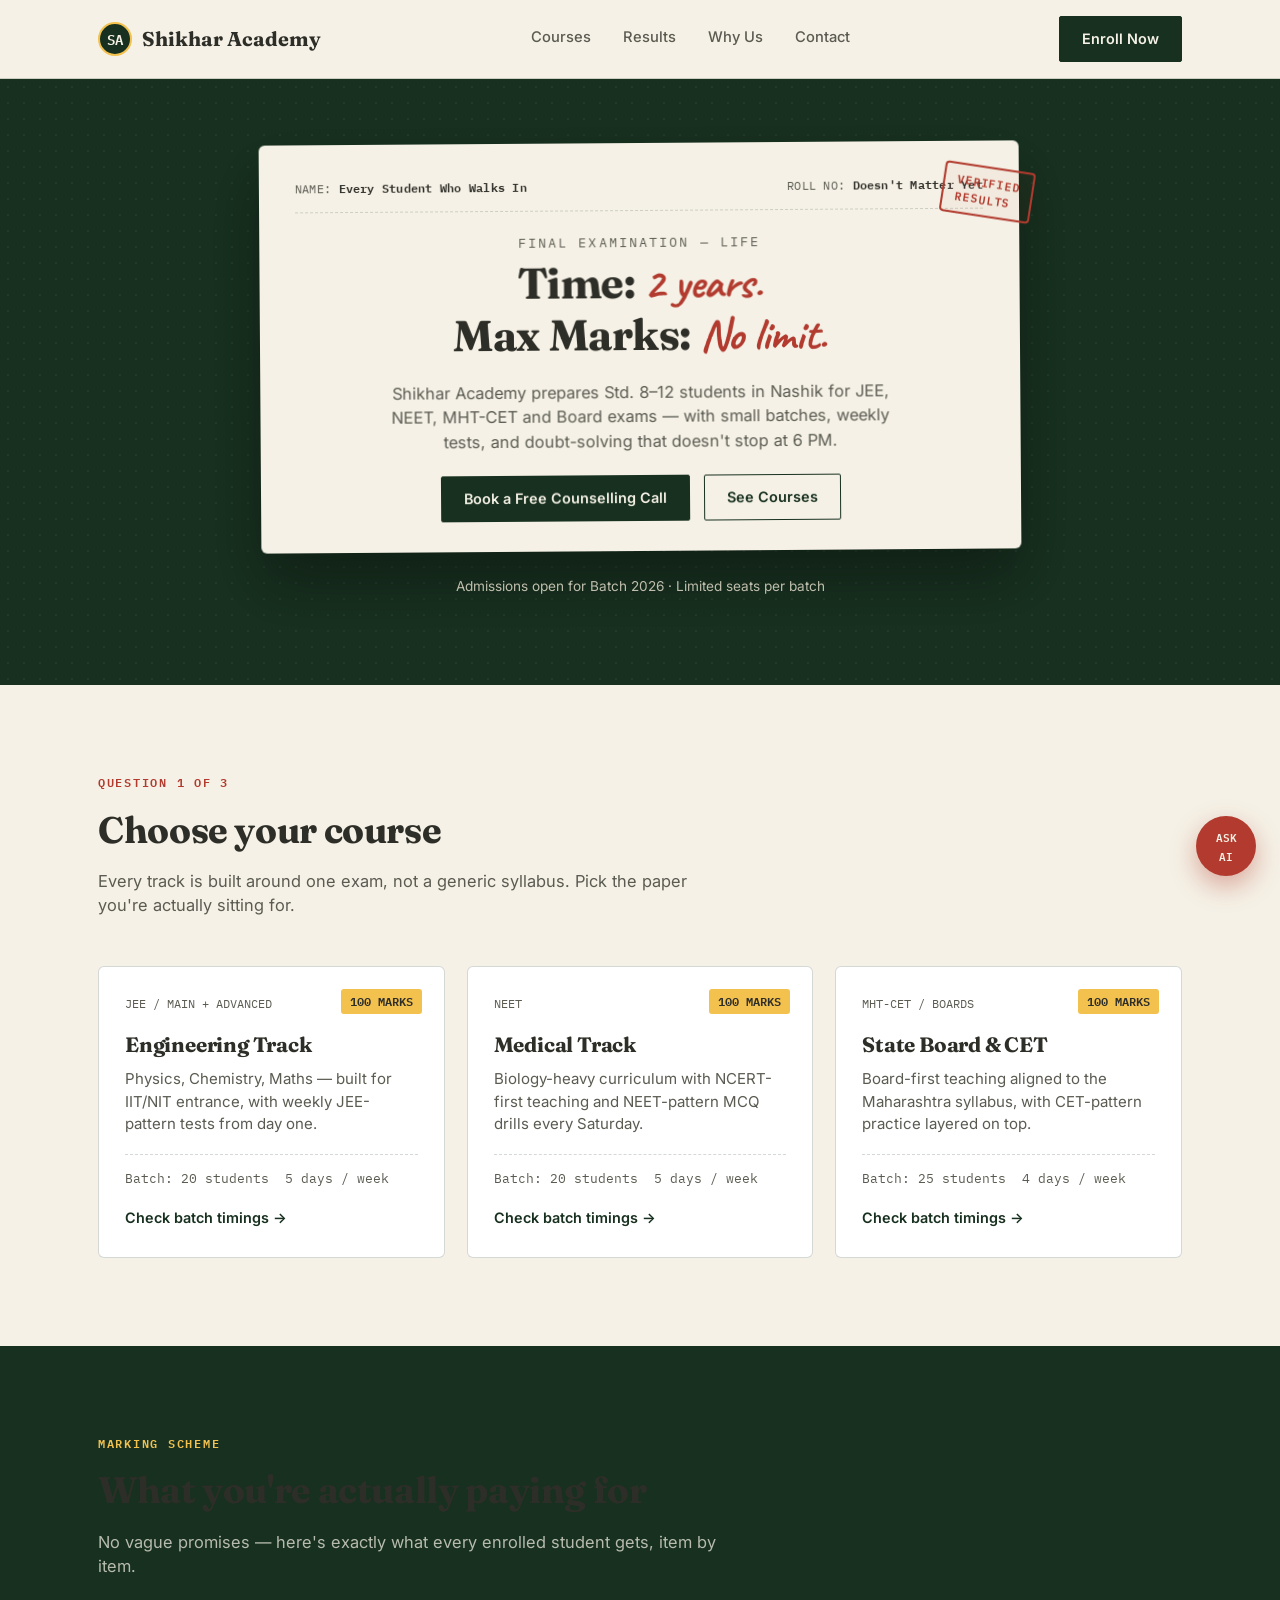
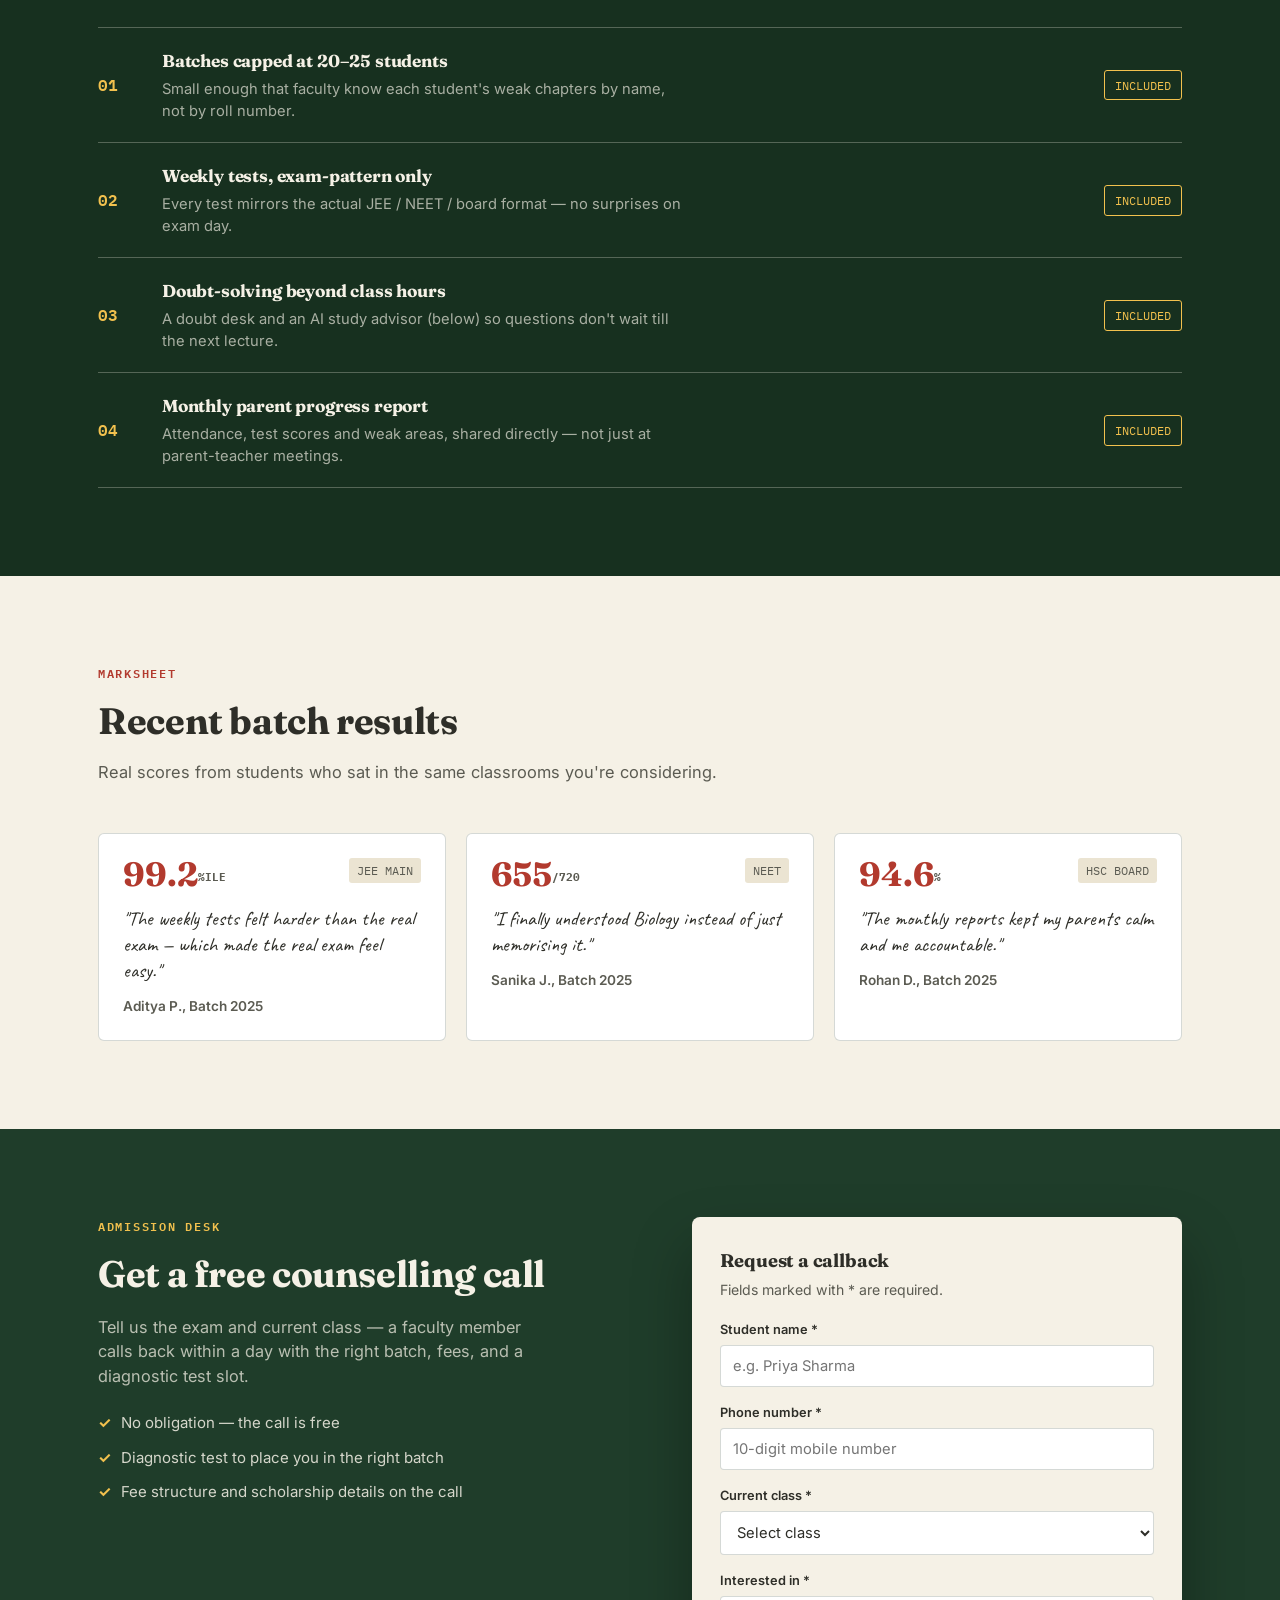
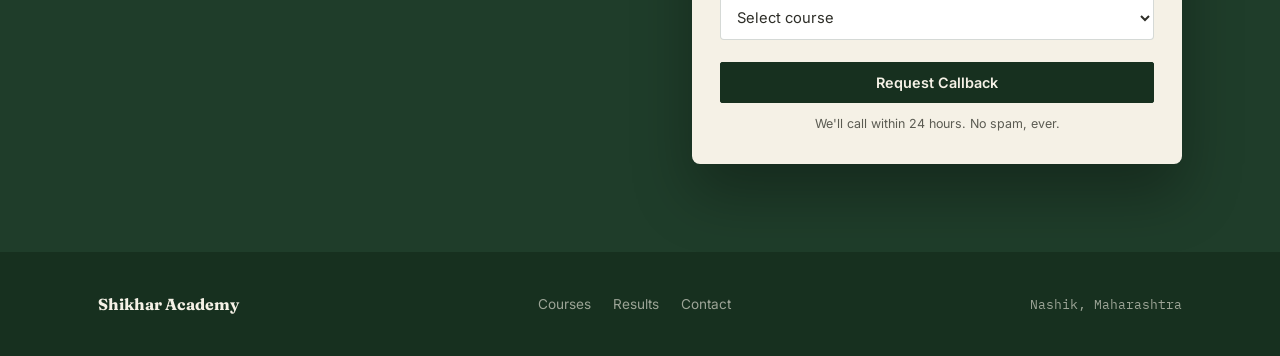
<file: shikhar-academy-website.html>
<!DOCTYPE html>
<html lang="en">
<head>
<meta charset="UTF-8">
<meta name="viewport" content="width=device-width, initial-scale=1.0">
<title>Shikhar Academy — JEE, NEET & Board Coaching</title>
<link rel="preconnect" href="https://fonts.googleapis.com">
<link href="https://fonts.googleapis.com/css2?family=Fraunces:opsz,wght@9..144,400;9..144,600;9..144,700;9..144,900&family=Inter:wght@400;500;600;700&family=IBM+Plex+Mono:wght@400;500;600&family=Caveat:wght@500;700&display=swap" rel="stylesheet">
<style>
  :root{
    --blackboard: #17301F;
    --blackboard-2: #1F3D2A;
    --chalk: #F5F1E6;
    --chalk-dust: #EBE4D2;
    --red-ink: #B23A2E;
    --graphite: #2E2E28;
    --graphite-soft: #5B5B52;
    --highlighter: #F2C14E;
    --line: rgba(23,48,31,0.18);
    --chalk-line: rgba(245,241,230,0.28);
    --radius: 2px;
  }

  *{box-sizing:border-box; margin:0; padding:0;}
  html{scroll-behavior:smooth;}
  body{
    font-family:'Inter', sans-serif;
    color:var(--graphite);
    background:var(--chalk);
    line-height:1.5;
    -webkit-font-smoothing:antialiased;
  }
  @media (prefers-reduced-motion: reduce){
    *{animation-duration:0.001ms !important; animation-iteration-count:1 !important; transition-duration:0.001ms !important; scroll-behavior:auto !important;}
  }

  h1,h2,h3,h4{font-family:'Fraunces', serif; font-weight:700; letter-spacing:-0.01em; color:var(--graphite);}
  a{color:inherit;}
  .mono{font-family:'IBM Plex Mono', monospace;}
  .ink{font-family:'Caveat', cursive; color:var(--red-ink);}

  .wrap{max-width:1140px; margin:0 auto; padding:0 28px;}

  /* ---------- NAV ---------- */
  .nav{
    position:sticky; top:0; z-index:50;
    background:var(--chalk); border-bottom:1px solid var(--line);
  }
  .nav-inner{display:flex; align-items:center; justify-content:space-between; padding:16px 28px; max-width:1140px; margin:0 auto;}
  .brand{display:flex; align-items:center; gap:10px; font-family:'Fraunces',serif; font-weight:700; font-size:1.25rem;}
  .brand-mark{
    width:34px; height:34px; border-radius:50%;
    background:var(--blackboard); color:var(--chalk);
    display:flex; align-items:center; justify-content:center;
    font-family:'IBM Plex Mono', monospace; font-size:0.85rem; font-weight:600;
    border:2px solid var(--highlighter);
  }
  .nav-links{display:flex; gap:32px; font-size:0.92rem; font-weight:500;}
  .nav-links a{text-decoration:none; color:var(--graphite-soft); border-bottom:2px solid transparent; padding-bottom:2px; transition:color .15s, border-color .15s;}
  .nav-links a:hover{color:var(--graphite); border-color:var(--highlighter);}
  .btn{
    display:inline-flex; align-items:center; gap:8px;
    padding:11px 22px; border-radius:var(--radius);
    font-weight:600; font-size:0.9rem; text-decoration:none;
    border:1.5px solid var(--blackboard); cursor:pointer;
    transition: transform .15s ease, background .15s ease, color .15s ease;
    font-family:'Inter', sans-serif;
  }
  .btn-primary{background:var(--blackboard); color:var(--chalk);}
  .btn-primary:hover{transform:translateY(-1px); background:var(--blackboard-2);}
  .btn-ghost{background:transparent; color:var(--blackboard);}
  .btn-ghost:hover{background:var(--blackboard); color:var(--chalk);}
  .nav-cta{display:none;}
  @media(min-width:720px){.nav-cta{display:inline-flex;}}
  .nav-links{display:none;}
  @media(min-width:860px){.nav-links{display:flex;}}

  /* ---------- HERO : exam-paper header ---------- */
  .hero{
    background:var(--blackboard);
    color:var(--chalk);
    padding:64px 0 88px;
    position:relative;
    overflow:hidden;
  }
  .hero::after{
    content:"";
    position:absolute; inset:0;
    background-image: radial-gradient(rgba(245,241,230,0.05) 1px, transparent 1px);
    background-size:16px 16px;
    pointer-events:none;
  }
  .paper{
    position:relative; z-index:1;
    background:var(--chalk);
    color:var(--graphite);
    border-radius:6px;
    padding:34px 36px 30px;
    box-shadow:0 30px 60px rgba(0,0,0,0.35);
    max-width:760px;
    margin:0 auto;
    opacity:0;
    animation:paperIn .7s ease .15s forwards;
  }
  @keyframes paperIn{
    from{opacity:0; transform:translateY(18px) rotate(-0.4deg);}
    to{opacity:1; transform:translateY(0) rotate(-0.4deg);}
  }
  .paper-row{
    display:flex; justify-content:space-between; gap:20px;
    font-family:'IBM Plex Mono', monospace; font-size:0.78rem;
    color:var(--graphite-soft); letter-spacing:0.02em;
    padding-bottom:14px; border-bottom:1.5px dashed var(--line);
    flex-wrap:wrap;
  }
  .paper-row span b{color:var(--graphite); font-weight:600;}
  .paper-title{
    text-align:center; margin:22px 0 6px;
    font-size:0.82rem; letter-spacing:0.16em; text-transform:uppercase;
    color:var(--graphite-soft); font-family:'IBM Plex Mono', monospace;
  }
  .paper h1{
    text-align:center; font-size:clamp(1.9rem, 4.2vw, 2.7rem);
    line-height:1.14; margin:6px 0 18px;
  }
  .paper h1 .ink{font-size:1.05em; display:inline-block;}
  .paper p.sub{
    text-align:center; color:var(--graphite-soft); font-size:1.02rem;
    max-width:520px; margin:0 auto 22px;
  }
  .paper-actions{display:flex; justify-content:center; gap:14px; flex-wrap:wrap;}
  .stamp{
    position:absolute; top:26px; right:-14px;
    transform:rotate(9deg);
    border:2.5px solid var(--red-ink); color:var(--red-ink);
    font-family:'IBM Plex Mono', monospace; font-weight:600; font-size:0.72rem;
    padding:6px 12px; border-radius:4px; letter-spacing:0.08em;
    background:rgba(178,58,46,0.04);
  }
  .hero-foot{
    text-align:center; margin-top:26px; color:var(--chalk-dust);
    font-size:0.85rem; opacity:0.8; position:relative; z-index:1;
  }

  /* ---------- SECTION SHELL ---------- */
  section{padding:88px 0;}
  .eyebrow{
    font-family:'IBM Plex Mono', monospace; font-size:0.78rem;
    letter-spacing:0.14em; text-transform:uppercase; color:var(--red-ink);
    margin-bottom:10px; font-weight:600;
  }
  .section-head{max-width:640px; margin-bottom:48px;}
  .section-head h2{font-size:clamp(1.7rem, 3vw, 2.3rem); margin-bottom:12px;}
  .section-head p{color:var(--graphite-soft); font-size:1.03rem;}

  /* ---------- SUBJECTS / COURSES ---------- */
  .subjects{background:var(--chalk);}
  .subject-grid{display:grid; grid-template-columns:repeat(auto-fit,minmax(280px,1fr)); gap:22px;}
  .subject-card{
    background:#fff; border:1px solid var(--line); border-radius:6px;
    padding:28px 26px; position:relative;
    transition:transform .18s ease, box-shadow .18s ease;
  }
  .subject-card:hover{transform:translateY(-4px); box-shadow:0 16px 32px rgba(23,48,31,0.1);}
  .subject-code{
    font-family:'IBM Plex Mono', monospace; font-size:0.75rem; color:var(--graphite-soft);
    display:flex; justify-content:space-between; margin-bottom:16px;
  }
  .subject-card h3{font-size:1.3rem; margin-bottom:8px;}
  .subject-card p{color:var(--graphite-soft); font-size:0.94rem; margin-bottom:18px;}
  .subject-meta{
    display:flex; gap:16px; font-size:0.82rem; color:var(--graphite-soft);
    border-top:1px dashed var(--line); padding-top:14px; margin-bottom:16px;
    font-family:'IBM Plex Mono', monospace;
  }
  .subject-card a.link{
    font-weight:600; font-size:0.9rem; text-decoration:none; color:var(--blackboard);
    display:inline-flex; align-items:center; gap:6px;
  }
  .subject-card a.link:hover{text-decoration:underline;}
  .marks-badge{
    position:absolute; top:22px; right:22px;
    background:var(--highlighter); color:var(--graphite);
    font-family:'IBM Plex Mono', monospace; font-weight:600; font-size:0.72rem;
    padding:4px 9px; border-radius:3px;
  }

  /* ---------- MARKING SCHEME / WHY US ---------- */
  .scheme{background:var(--blackboard); color:var(--chalk);}
  .scheme .eyebrow{color:var(--highlighter);}
  .scheme .section-head p{color:rgba(245,241,230,0.72);}
  .scheme-table{border-top:1px solid var(--chalk-line);}
  .scheme-row{
    display:grid; grid-template-columns:44px 1fr auto; gap:20px; align-items:center;
    padding:20px 0; border-bottom:1px solid var(--chalk-line);
  }
  .scheme-row .num{font-family:'IBM Plex Mono', monospace; color:var(--highlighter); font-weight:600;}
  .scheme-row h4{color:var(--chalk); font-size:1.08rem; margin-bottom:4px;}
  .scheme-row p{color:rgba(245,241,230,0.66); font-size:0.92rem; max-width:520px;}
  .scheme-row .check{
    font-family:'IBM Plex Mono', monospace; font-size:0.78rem; color:var(--highlighter);
    border:1px solid var(--highlighter); border-radius:3px; padding:5px 10px; white-space:nowrap;
  }

  /* ---------- RESULTS / MARKSHEET ---------- */
  .results{background:var(--chalk);}
  .result-grid{display:grid; grid-template-columns:repeat(auto-fit,minmax(250px,1fr)); gap:20px;}
  .mark-card{
    background:#fff; border:1px solid var(--line); border-radius:6px; padding:24px;
    position:relative;
  }
  .mark-card .top{display:flex; justify-content:space-between; align-items:flex-start; margin-bottom:14px;}
  .mark-card .score{font-family:'Fraunces', serif; font-weight:700; font-size:2.1rem; color:var(--red-ink); line-height:1;}
  .mark-card .score sub{font-family:'IBM Plex Mono', monospace; font-size:0.7rem; color:var(--graphite-soft); vertical-align:middle;}
  .mark-card .exam-tag{
    font-family:'IBM Plex Mono', monospace; font-size:0.72rem; background:var(--chalk-dust);
    padding:4px 8px; border-radius:3px; color:var(--graphite-soft);
  }
  .mark-card p.quote{font-family:'Caveat', cursive; font-size:1.25rem; color:var(--graphite); margin:10px 0 12px; line-height:1.3;}
  .mark-card .who{font-size:0.85rem; color:var(--graphite-soft); font-weight:600;}

  /* ---------- ENROLL / LEAD FORM ---------- */
  .enroll{background:var(--blackboard-2); color:var(--chalk); position:relative; overflow:hidden;}
  .enroll-grid{display:grid; grid-template-columns:1.1fr 1fr; gap:56px; align-items:start;}
  @media(max-width:860px){.enroll-grid{grid-template-columns:1fr;}}
  .enroll h2{color:var(--chalk); font-size:clamp(1.7rem,3vw,2.3rem); margin-bottom:14px;}
  .enroll p.lead{color:rgba(245,241,230,0.72); font-size:1.02rem; margin-bottom:24px; max-width:440px;}
  .enroll-points{list-style:none; display:flex; flex-direction:column; gap:12px;}
  .enroll-points li{display:flex; gap:10px; font-size:0.94rem; color:rgba(245,241,230,0.85);}
  .enroll-points li::before{content:"✓"; color:var(--highlighter); font-weight:700;}

  .form-card{
    background:var(--chalk); color:var(--graphite); border-radius:8px;
    padding:30px 28px; box-shadow:0 30px 60px rgba(0,0,0,0.3);
  }
  .form-card h3{font-size:1.15rem; margin-bottom:4px;}
  .form-card .sub{color:var(--graphite-soft); font-size:0.88rem; margin-bottom:20px;}
  .field{margin-bottom:16px;}
  .field label{display:block; font-size:0.8rem; font-weight:600; margin-bottom:6px; color:var(--graphite);}
  .field input, .field select{
    width:100%; padding:11px 12px; border:1.5px solid var(--line); border-radius:4px;
    font-family:'Inter', sans-serif; font-size:0.92rem; background:#fff; color:var(--graphite);
  }
  .field input:focus, .field select:focus{outline:2px solid var(--highlighter); outline-offset:1px; border-color:var(--blackboard);}
  .form-submit{width:100%; justify-content:center; margin-top:6px;}
  .form-note{font-size:0.78rem; color:var(--graphite-soft); margin-top:12px; text-align:center;}
  .form-success{display:none; text-align:center; padding:20px 0;}
  .form-success.show{display:block;}
  .form-success .mark{
    width:48px; height:48px; border-radius:50%; background:var(--blackboard); color:var(--chalk);
    display:flex; align-items:center; justify-content:center; margin:0 auto 14px; font-size:1.3rem;
  }

  /* ---------- FOOTER ---------- */
  footer{background:var(--blackboard); color:rgba(245,241,230,0.6); padding:40px 0;}
  .foot-inner{display:flex; justify-content:space-between; align-items:center; flex-wrap:wrap; gap:16px;}
  .foot-brand{font-family:'Fraunces', serif; color:var(--chalk); font-weight:700;}
  .foot-links{display:flex; gap:22px; font-size:0.85rem;}
  .foot-links a{text-decoration:none; color:rgba(245,241,230,0.6);}
  .foot-links a:hover{color:var(--chalk);}

  /* ---------- AI ADVISOR WIDGET ---------- */
  #ai-toggle{
    position:fixed; bottom:24px; right:24px; z-index:100;
    width:60px; height:60px; border-radius:50%;
    background:var(--red-ink); color:var(--chalk); border:none; cursor:pointer;
    box-shadow:0 10px 26px rgba(178,58,46,0.4);
    display:flex; align-items:center; justify-content:center;
    font-family:'IBM Plex Mono', monospace; font-size:0.7rem; font-weight:600;
    transition:transform .15s ease;
  }
  #ai-toggle:hover{transform:scale(1.06);}
  #ai-panel{
    position:fixed; bottom:96px; right:24px; z-index:100;
    width:min(360px, calc(100vw - 32px)); height:min(500px, calc(100vh - 140px));
    background:var(--chalk); border-radius:10px; overflow:hidden;
    box-shadow:0 24px 60px rgba(0,0,0,0.35);
    display:none; flex-direction:column;
    border:1px solid var(--line);
  }
  #ai-panel.open{display:flex;}
  .ai-head{
    background:var(--blackboard); color:var(--chalk); padding:16px 18px;
    display:flex; align-items:center; gap:10px;
  }
  .ai-head .dot{width:8px; height:8px; border-radius:50%; background:var(--highlighter);}
  .ai-head h4{color:var(--chalk); font-size:0.95rem; margin:0;}
  .ai-head p{font-size:0.74rem; color:rgba(245,241,230,0.65); margin:0;}
  .ai-body{flex:1; overflow-y:auto; padding:16px 18px; display:flex; flex-direction:column; gap:12px; background:#fff;}
  .msg{max-width:85%; padding:10px 13px; border-radius:10px; font-size:0.88rem; line-height:1.4;}
  .msg.bot{background:var(--chalk-dust); align-self:flex-start; border-bottom-left-radius:3px;}
  .msg.user{background:var(--blackboard); color:var(--chalk); align-self:flex-end; border-bottom-right-radius:3px;}
  .msg.typing{display:flex; gap:4px; align-items:center;}
  .msg.typing span{width:6px; height:6px; border-radius:50%; background:var(--graphite-soft); opacity:0.5; animation:blink 1s infinite;}
  .msg.typing span:nth-child(2){animation-delay:.15s;} .msg.typing span:nth-child(3){animation-delay:.3s;}
  @keyframes blink{0%,80%,100%{opacity:0.3;} 40%{opacity:1;}}
  .ai-cta{
    margin:0 18px 12px; padding:9px 12px; border-radius:6px; background:var(--highlighter);
    font-size:0.8rem; font-weight:600; text-align:center; cursor:pointer; color:var(--graphite);
  }
  .ai-input{display:flex; border-top:1px solid var(--line); padding:10px; gap:8px; background:var(--chalk);}
  .ai-input input{
    flex:1; border:1.5px solid var(--line); border-radius:6px; padding:9px 12px;
    font-family:'Inter', sans-serif; font-size:0.88rem;
  }
  .ai-input input:focus{outline:2px solid var(--highlighter); border-color:var(--blackboard);}
  .ai-input button{
    background:var(--blackboard); color:var(--chalk); border:none; border-radius:6px;
    padding:0 16px; font-weight:600; cursor:pointer; font-size:0.85rem;
  }
  .ai-input button:disabled{opacity:0.5; cursor:not-allowed;}

  @media(max-width:600px){
    .paper{padding:26px 20px;}
    section{padding:64px 0;}
    .stamp{display:none;}
  }
</style>
</head>
<body>

<nav class="nav">
  <div class="nav-inner">
    <div class="brand"><span class="brand-mark">SA</span> Shikhar Academy</div>
    <div class="nav-links">
      <a href="#subjects">Courses</a>
      <a href="#results">Results</a>
      <a href="#why">Why Us</a>
      <a href="#enroll">Contact</a>
    </div>
    <a href="#enroll" class="btn btn-primary nav-cta">Enroll Now</a>
  </div>
</nav>

<header class="hero">
  <div class="wrap">
    <div class="paper">
      <div class="stamp">VERIFIED<br>RESULTS</div>
      <div class="paper-row">
        <span>NAME: <b>Every Student Who Walks In</b></span>
        <span>ROLL NO: <b>Doesn't Matter Yet</b></span>
      </div>
      <div class="paper-title">Final Examination — Life</div>
      <h1>Time: <span class="ink">2 years.</span><br>Max Marks: <span class="ink">No limit.</span></h1>
      <p class="sub">Shikhar Academy prepares Std. 8–12 students in Nashik for JEE, NEET, MHT-CET and Board exams — with small batches, weekly tests, and doubt-solving that doesn't stop at 6 PM.</p>
      <div class="paper-actions">
        <a href="#enroll" class="btn btn-primary">Book a Free Counselling Call</a>
        <a href="#subjects" class="btn btn-ghost">See Courses</a>
      </div>
    </div>
    <p class="hero-foot">Admissions open for Batch 2026 · Limited seats per batch</p>
  </div>
</header>

<section id="subjects" class="subjects">
  <div class="wrap">
    <div class="section-head">
      <div class="eyebrow">Question 1 of 3</div>
      <h2>Choose your course</h2>
      <p>Every track is built around one exam, not a generic syllabus. Pick the paper you're actually sitting for.</p>
    </div>
    <div class="subject-grid">

      <div class="subject-card">
        <span class="marks-badge">100 MARKS</span>
        <div class="subject-code"><span>JEE / MAIN + ADVANCED</span><span>STD 11–12</span></div>
        <h3>Engineering Track</h3>
        <p>Physics, Chemistry, Maths — built for IIT/NIT entrance, with weekly JEE-pattern tests from day one.</p>
        <div class="subject-meta"><span>Batch: 20 students</span><span>5 days / week</span></div>
        <a href="#enroll" class="link">Check batch timings →</a>
      </div>

      <div class="subject-card">
        <span class="marks-badge">100 MARKS</span>
        <div class="subject-code"><span>NEET</span><span>STD 11–12</span></div>
        <h3>Medical Track</h3>
        <p>Biology-heavy curriculum with NCERT-first teaching and NEET-pattern MCQ drills every Saturday.</p>
        <div class="subject-meta"><span>Batch: 20 students</span><span>5 days / week</span></div>
        <a href="#enroll" class="link">Check batch timings →</a>
      </div>

      <div class="subject-card">
        <span class="marks-badge">100 MARKS</span>
        <div class="subject-code"><span>MHT-CET / BOARDS</span><span>STD 8–12</span></div>
        <h3>State Board &amp; CET</h3>
        <p>Board-first teaching aligned to the Maharashtra syllabus, with CET-pattern practice layered on top.</p>
        <div class="subject-meta"><span>Batch: 25 students</span><span>4 days / week</span></div>
        <a href="#enroll" class="link">Check batch timings →</a>
      </div>

    </div>
  </div>
</section>

<section id="why" class="scheme">
  <div class="wrap">
    <div class="section-head">
      <div class="eyebrow">Marking Scheme</div>
      <h2>What you're actually paying for</h2>
      <p>No vague promises — here's exactly what every enrolled student gets, item by item.</p>
    </div>
    <div class="scheme-table">
      <div class="scheme-row">
        <span class="num">01</span>
        <div><h4>Batches capped at 20–25 students</h4><p>Small enough that faculty know each student's weak chapters by name, not by roll number.</p></div>
        <span class="check">INCLUDED</span>
      </div>
      <div class="scheme-row">
        <span class="num">02</span>
        <div><h4>Weekly tests, exam-pattern only</h4><p>Every test mirrors the actual JEE / NEET / board format — no surprises on exam day.</p></div>
        <span class="check">INCLUDED</span>
      </div>
      <div class="scheme-row">
        <span class="num">03</span>
        <div><h4>Doubt-solving beyond class hours</h4><p>A doubt desk and an AI study advisor (below) so questions don't wait till the next lecture.</p></div>
        <span class="check">INCLUDED</span>
      </div>
      <div class="scheme-row">
        <span class="num">04</span>
        <div><h4>Monthly parent progress report</h4><p>Attendance, test scores and weak areas, shared directly — not just at parent-teacher meetings.</p></div>
        <span class="check">INCLUDED</span>
      </div>
    </div>
  </div>
</section>

<section id="results" class="results">
  <div class="wrap">
    <div class="section-head">
      <div class="eyebrow">Marksheet</div>
      <h2>Recent batch results</h2>
      <p>Real scores from students who sat in the same classrooms you're considering.</p>
    </div>
    <div class="result-grid">

      <div class="mark-card">
        <div class="top"><span class="score">99.2<sub>%ILE</sub></span><span class="exam-tag">JEE MAIN</span></div>
        <p class="quote">"The weekly tests felt harder than the real exam — which made the real exam feel easy."</p>
        <div class="who">Aditya P., Batch 2025</div>
      </div>

      <div class="mark-card">
        <div class="top"><span class="score">655<sub>/720</sub></span><span class="exam-tag">NEET</span></div>
        <p class="quote">"I finally understood Biology instead of just memorising it."</p>
        <div class="who">Sanika J., Batch 2025</div>
      </div>

      <div class="mark-card">
        <div class="top"><span class="score">94.6<sub>%</sub></span><span class="exam-tag">HSC BOARD</span></div>
        <p class="quote">"The monthly reports kept my parents calm and me accountable."</p>
        <div class="who">Rohan D., Batch 2025</div>
      </div>

    </div>
  </div>
</section>

<section id="enroll" class="enroll">
  <div class="wrap">
    <div class="enroll-grid">
      <div>
        <div class="eyebrow" style="color:var(--highlighter)">Admission Desk</div>
        <h2>Get a free counselling call</h2>
        <p class="lead">Tell us the exam and current class — a faculty member calls back within a day with the right batch, fees, and a diagnostic test slot.</p>
        <ul class="enroll-points">
          <li>No obligation — the call is free</li>
          <li>Diagnostic test to place you in the right batch</li>
          <li>Fee structure and scholarship details on the call</li>
        </ul>
      </div>

      <div class="form-card">
        <div id="form-default">
          <h3>Request a callback</h3>
          <p class="sub">Fields marked with * are required.</p>
          <form id="lead-form">
            <input type="hidden" id="lf-access-key" value="PASTE_YOUR_WEB3FORMS_ACCESS_KEY_HERE">
            <div class="field">
              <label for="lf-name">Student name *</label>
              <input id="lf-name" required placeholder="e.g. Priya Sharma">
            </div>
            <div class="field">
              <label for="lf-phone">Phone number *</label>
              <input id="lf-phone" required inputmode="tel" placeholder="10-digit mobile number">
            </div>
            <div class="field">
              <label for="lf-class">Current class *</label>
              <select id="lf-class" required>
                <option value="">Select class</option>
                <option>Std 8</option><option>Std 9</option><option>Std 10</option>
                <option>Std 11</option><option>Std 12</option><option>Repeater / Dropper</option>
              </select>
            </div>
            <div class="field">
              <label for="lf-exam">Interested in *</label>
              <select id="lf-exam" required>
                <option value="">Select course</option>
                <option>JEE (Engineering)</option>
                <option>NEET (Medical)</option>
                <option>MHT-CET / Boards</option>
                <option>Not sure yet</option>
              </select>
            </div>
            <button type="submit" class="btn btn-primary form-submit" id="lf-submit-btn">Request Callback</button>
            <p class="form-note" id="lf-note">We'll call within 24 hours. No spam, ever.</p>
          </form>
        </div>
        <div id="form-success" class="form-success">
          <div class="mark">✓</div>
          <h3>Request received</h3>
          <p class="sub">A faculty member will call you within 24 hours to schedule your free diagnostic test.</p>
        </div>
      </div>
    </div>
  </div>
</section>

<footer>
  <div class="wrap foot-inner">
    <div class="foot-brand">Shikhar Academy</div>
    <div class="foot-links">
      <a href="#subjects">Courses</a>
      <a href="#results">Results</a>
      <a href="#enroll">Contact</a>
    </div>
    <div class="mono" style="font-size:0.8rem;">Nashik, Maharashtra</div>
  </div>
</footer>

<!-- AI Study Advisor Widget -->
<button id="ai-toggle" aria-label="Open study advisor">ASK<br>AI</button>
<div id="ai-panel">
  <div class="ai-head">
    <span class="dot"></span>
    <div>
      <h4>Shikhar Study Advisor</h4>
      <p>Ask about courses, batches or fees</p>
    </div>
  </div>
  <div class="ai-body" id="ai-body">
    <div class="msg bot">Hi! I can help you figure out the right course — JEE, NEET, MHT-CET or Boards. What exam are you preparing for, and which class are you in?</div>
  </div>
  <div class="ai-cta" id="ai-cta">📞 Prefer a real person? Book a free counselling call</div>
  <div class="ai-input">
    <input id="ai-text" type="text" placeholder="Type your question..." autocomplete="off">
    <button id="ai-send">Send</button>
  </div>
</div>

<script>
  // Lead form -> emails the inquiry via Web3Forms
  const leadForm = document.getElementById('lead-form');
  const lfSubmitBtn = document.getElementById('lf-submit-btn');
  const lfNote = document.getElementById('lf-note');

  leadForm.addEventListener('submit', async function(e){
    e.preventDefault();

    const accessKey = document.getElementById('lf-access-key').value.trim();
    const payload = {
      access_key: accessKey,
      subject: "New Shikhar Academy enrollment inquiry",
      from_name: "Shikhar Academy Website",
      "Student Name": document.getElementById('lf-name').value,
      "Phone Number": document.getElementById('lf-phone').value,
      "Current Class": document.getElementById('lf-class').value,
      "Interested In": document.getElementById('lf-exam').value
    };

    if(!accessKey || accessKey === 'PASTE_YOUR_WEB3FORMS_ACCESS_KEY_HERE'){
      lfNote.textContent = "Form isn't connected yet — add your Web3Forms access key in the code.";
      lfNote.style.color = 'var(--red-ink)';
      return;
    }

    lfSubmitBtn.disabled = true;
    lfSubmitBtn.textContent = 'Sending...';

    try{
      const res = await fetch('https://api.web3forms.com/submit', {
        method: 'POST',
        headers: {'Content-Type': 'application/json', 'Accept': 'application/json'},
        body: JSON.stringify(payload)
      });
      const result = await res.json();
      if(result.success){
        document.getElementById('form-default').style.display = 'none';
        document.getElementById('form-success').classList.add('show');
      } else {
        throw new Error(result.message || 'Submission failed');
      }
    }catch(err){
      lfNote.textContent = "Something went wrong sending your request — please call us directly instead.";
      lfNote.style.color = 'var(--red-ink)';
      lfSubmitBtn.disabled = false;
      lfSubmitBtn.textContent = 'Request Callback';
    }
  });

  // AI Advisor widget
  const toggle = document.getElementById('ai-toggle');
  const panel = document.getElementById('ai-panel');
  const body = document.getElementById('ai-body');
  const input = document.getElementById('ai-text');
  const sendBtn = document.getElementById('ai-send');
  const ctaBtn = document.getElementById('ai-cta');

  toggle.addEventListener('click', () => panel.classList.toggle('open'));
  ctaBtn.addEventListener('click', () => {
    panel.classList.remove('open');
    document.getElementById('enroll').scrollIntoView({behavior:'smooth'});
  });

  const history = [];
  const SYSTEM_PROMPT = "You are the friendly admissions advisor for Shikhar Academy, a coaching class in Nashik, Maharashtra, India for JEE, NEET, MHT-CET and Std 8-12 Board exam preparation. Help visitors figure out the right course based on their exam and current class. Be concise (2-4 sentences), warm, and specific. Batches: JEE and NEET are for Std 11-12, capped at 20 students, 5 days/week. MHT-CET/Boards covers Std 8-12, capped at 25 students, 4 days/week. All batches include weekly exam-pattern tests and monthly parent reports. If the visitor seems ready to enroll or asks about fees/timings, tell them to use the 'Book a free counselling call' button so a faculty member can confirm exact fees and slots. Never invent exact fee numbers.";

  function addMessage(text, cls){
    const div = document.createElement('div');
    div.className = 'msg ' + cls;
    div.textContent = text;
    body.appendChild(div);
    body.scrollTop = body.scrollHeight;
    return div;
  }

  function addTyping(){
    const div = document.createElement('div');
    div.className = 'msg bot typing';
    div.innerHTML = '<span></span><span></span><span></span>';
    body.appendChild(div);
    body.scrollTop = body.scrollHeight;
    return div;
  }

  async function sendMessage(){
    const text = input.value.trim();
    if(!text) return;
    addMessage(text, 'user');
    history.push({role:'user', content:text});
    input.value = '';
    sendBtn.disabled = true;
    const typingEl = addTyping();

    try{
      const response = await fetch("https://api.anthropic.com/v1/messages", {
        method: "POST",
        headers: {"Content-Type": "application/json"},
        body: JSON.stringify({
          model: "claude-sonnet-4-6",
          max_tokens: 1000,
          system: SYSTEM_PROMPT,
          messages: history
        })
      });
      const data = await response.json();
      typingEl.remove();
      const reply = (data.content || []).map(b => b.text || '').join('').trim() || "Sorry, could you rephrase that?";
      addMessage(reply, 'bot');
      history.push({role:'assistant', content:reply});
    }catch(err){
      typingEl.remove();
      addMessage("I'm having trouble connecting right now — please use the callback button below and a faculty member will help directly.", 'bot');
    }finally{
      sendBtn.disabled = false;
    }
  }

  sendBtn.addEventListener('click', sendMessage);
  input.addEventListener('keydown', e => { if(e.key === 'Enter') sendMessage(); });
</script>

</body>
</html>
</file>
